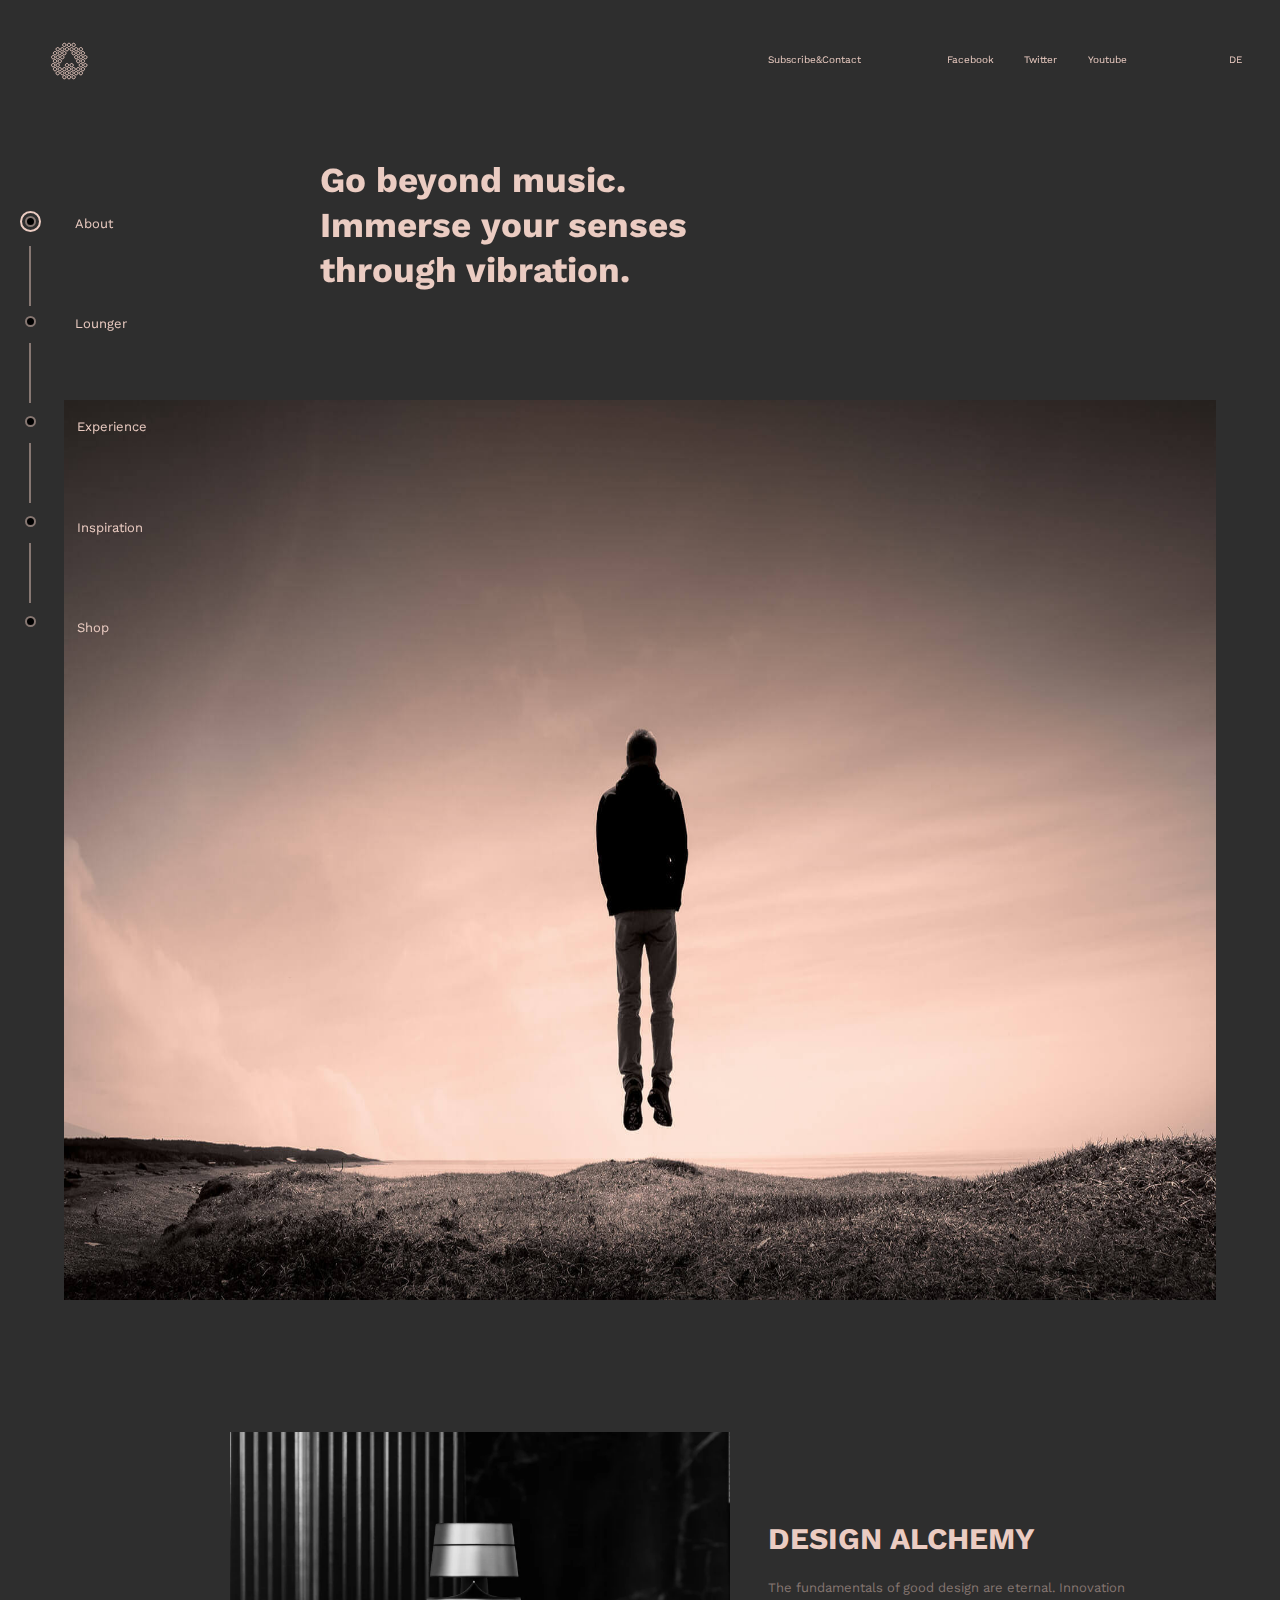
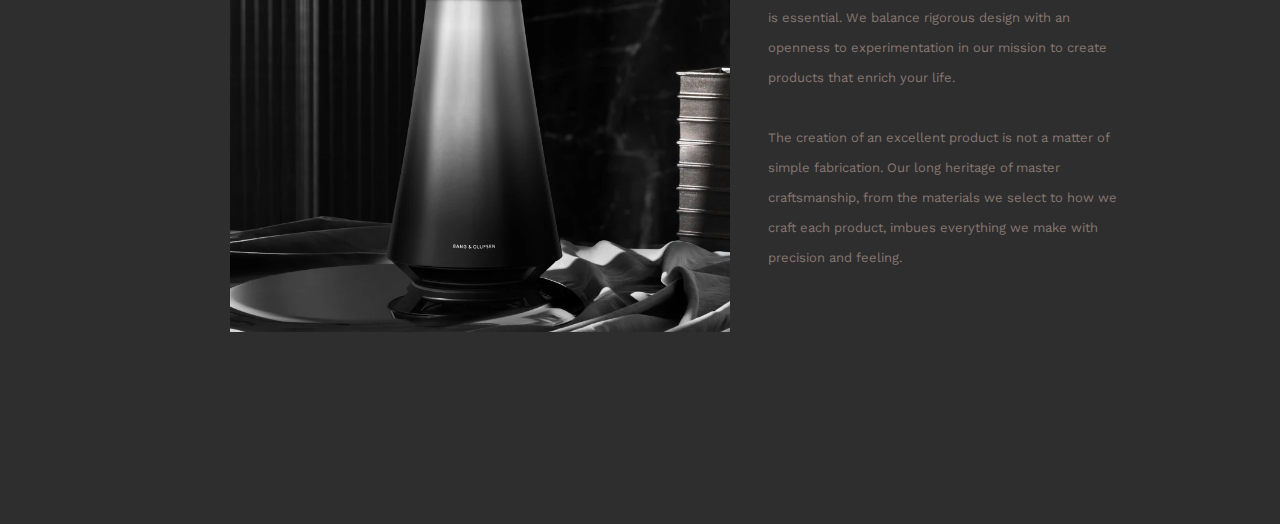
<file: index.html>
<!DOCTYPE html>
<html lang="en">

<head>
    <meta charset="UTF-8">
    <meta name="viewport" content="width=device-width, initial-scale=1.0">
    <title>Document</title>
    <link rel="stylesheet" href="assets/css/style.css">
</head>

<body>
    <article>
        <!--------------------------- section-1 ------------------------------------------->
        <section>
            <div class="logo">
                <img src="assets/img/logo (1).svg" alt="">
                <a href="#">Subscribe&Contact</a>
                <a href="#">Facebook</a>
                <a href="#">Twitter</a>
                <a href="#">Youtube</a>
                <a href="#">DE</a>
            </div>
        </section>
        <!---------------------------------- aside ------------------------------------------->
        <aside>
            <ul class="linksnav">
                <li>
                    <span class="circle"></span>
                    <span class="border"></span>
                    <span class="line"></span>
                    <a href="index.html" class="about">About</a>
                </li>
                <li>
                    <span class="circle1"></span>
                    <a href="assets/html/lounger.html" class="lounger">Lounger</a>
                </li>
                <li>
                    <span class="circle2">
                        <span class="line2"></span>
                        <a href="assets/html/experience.html" class="experience">Experience</a>
                </li>
                <li>
                    <span class="circle3">
                        <span class="line3"></span>
                        <a href="assets/html/inspiration.html" class="inspiration">Inspiration</a>
                </li>
                <li>
                    <span class="circle4">
                        <span class="line4"></span>
                        <a href="assets/html/shop.html" class="shop">Shop</a>
                </li>
            </ul>
        </aside>
        <!--------------------------- section-2 ------------------------------------------->
        <section>
            <h1>Go beyond music.
                <br> Immerse your senses
                <br> through vibration.
            </h1>
            <img src="assets/img/section-about-1.jpg" alt="" class="img1">
        </section>
        <!--------------------------- section-3 ------------------------------------------->
        <section>
            <img src="assets/img/BS1_NYC_Home.webp" alt="">
            <h2>DESIGN ALCHEMY</h2>
            <p>The fundamentals of good design are eternal. Innovation
                <br> is essential. We balance rigorous design with an
                <br> openness to experimentation in our mission to create
                <br> products that enrich your life.
                <br> <br> The creation of an excellent product is not a matter of
                <br> simple fabrication. Our long heritage of master
                <br> craftsmanship, from the materials we select to how we
                <br> craft each product, imbues everything we make with
                <br> precision and feeling.
            </p>
        </section>
    </article>
</body>

</html>
</file>
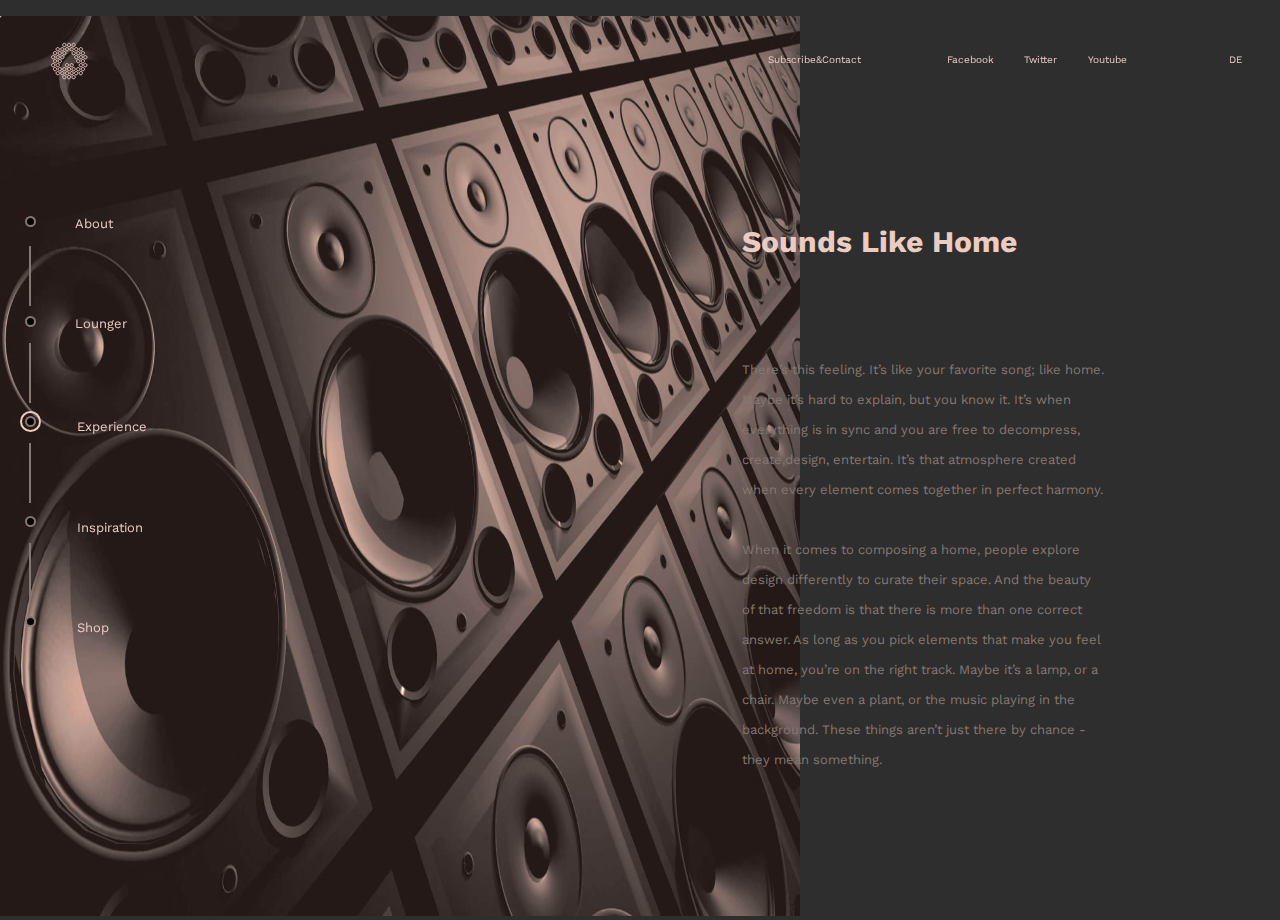
<file: assets/html/experience.html>
<!DOCTYPE html>
<html lang="en">

<head>
    <meta charset="UTF-8">
    <meta name="viewport" content="width=device-width, initial-scale=1.0">
    <title>Document</title>
    <link rel="stylesheet" href="../css/style.css">
</head>

<body>
    <article>
        <!--------------------------- section-1 ------------------------------------------->
        <section>
            <div class="logo">
                <img src="../img/logo (1).svg" alt="">
                <a href="#" class="subscribe">Subscribe&Contact</a>
                <a href="#">Facebook</a>
                <a href="#">Twitter</a>
                <a href="#">Youtube</a>
                <a href="#">DE</a>
            </div>
        </section>
        <!---------------------------------- aside ------------------------------------------->
        <aside>
            <ul class="linksnav">
                <li>
                    <span class="circle"></span>
                    <span class="line"></span>
                    <a href="../../index.html" class="about">About</a>
                </li>
                <li>
                    <span class="circle1"></span>
                    <span class="line1"></span>
                    <a href="../html/lounger.html" class="lounger">Lounger</a>
                </li>
                <li>
                    <span class="circle2">
                        <span class="border2"></span>
                        <span class="line2"></span>
                        <a href="experience.html" class="experience">Experience</a>
                </li>
                <li>
                    <span class="circle3">
                        <span class="line3"></span>
                        <a href="../html/inspiration.html" class="inspiration">Inspiration</a>
                </li>
                <li>
                    <span class="circle4">
                        <span class="line4"></span>
                        <a href="../html/shop.html" class="shop">Shop</a>
                </li>
            </ul>
        </aside>
        <section>
            <img src="../img/section-experience-1.jpg" alt="" class="Experience">
            <h1 class="h1Experience">Sounds Like Home</h1>
            <p class="pExperience">There’s this feeling. It’s like your favorite song; like home.
                <br> Maybe it’s hard to explain, but you know it. It’s when
                <br> everything is in sync and you are free to decompress,
                <br> create,design, entertain. It’s that atmosphere created
                <br> when every element comes together in perfect harmony.
                <br><br>When it comes to composing a home, people explore
                <br> design differently to curate their space. And the beauty
                <br> of that freedom is that there is more than one correct
                <br> answer. As long as you pick elements that make you feel
                <br> at home, you’re on the right track. Maybe it’s a lamp, or a
                <br> chair. Maybe even a plant, or the music playing in the
                <br> background. These things aren’t just there by chance -
                <br> they mean something.
            </p>
        </section>
    </article>
</body>

</html>
</file>
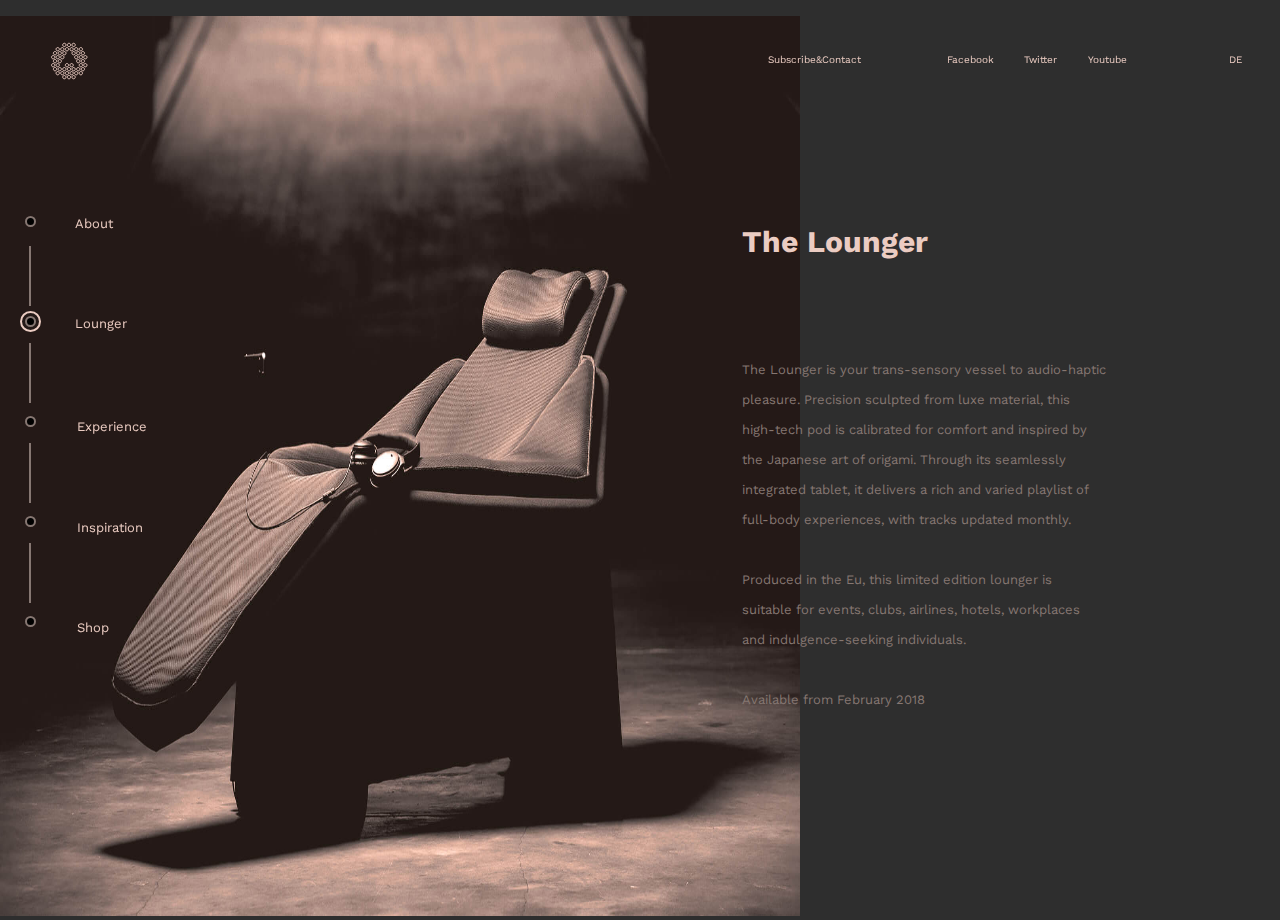
<file: assets/html/lounger.html>
<!DOCTYPE html>
<html lang="en">

<head>
    <meta charset="UTF-8">
    <meta name="viewport" content="width=device-width, initial-scale=1.0">
    <title>Document</title>
    <link rel="stylesheet" href="../css/style.css">
</head>

<body>
    <article>
        <!--------------------------- section-1 ------------------------------------------->
        <section>
            <div class="logo">
                <img src="../img/logo (1).svg" alt="">
                <a href="#" class="subscribe">Subscribe&Contact</a>
                <a href="#">Facebook</a>
                <a href="#">Twitter</a>
                <a href="#">Youtube</a>
                <a href="#">DE</a>
            </div>
        </section>
        <!---------------------------------- aside ------------------------------------------->
        <aside>
            <ul class="linksnav">
                <li>
                    <span class="circle"></span>
                    <span class="line"></span>
                    <a href="../../index.html" class="about">About</a>
                </li>
                <li>
                    <span class="circle1"></span>
                    <span class="border1"></span>
                    <span class="line1"></span>
                    <a href="lounger.html" class="lounger">Lounger</a>
                </li>
                <li>
                    <span class="circle2">
                        <span class="line2"></span>
                        <a href="../html/experience.html" class="experience">Experience</a>
                </li>
                <li>
                    <span class="circle3">
                        <span class="line3"></span>
                        <a href="../html/inspiration.html" class="inspiration">Inspiration</a>
                </li>
                <li>
                    <span class="circle4">
                        <span class="line4"></span>
                        <a href="../html/shop.html" class="shop">Shop</a>
                </li>
            </ul>
        </aside>
        <!---------------------------------- section-2 ------------------------------------------->
        <section>
            <img src="../img/section-voyager.jpg" alt="" class="voyag">
            <h1 class="h1Lounger">The Lounger</h1>
            <p class="pLounger">The Lounger is your trans-sensory vessel to audio-haptic
                <br> pleasure. Precision sculpted from luxe material, this
                <br> high-tech pod is calibrated for comfort and inspired by
                <br> the Japanese art of origami. Through its seamlessly
                <br> integrated tablet, it delivers a rich and varied playlist of
                <br> full-body experiences, with tracks updated monthly.
                <br> <br> Produced in the Eu, this limited edition lounger is
                <br> suitable for events, clubs, airlines, hotels, workplaces
                <br> and indulgence-seeking individuals.
                <br> <br> Available from February 2018
            </p>
        </section>
    </article>

</body>

</html>
</file>
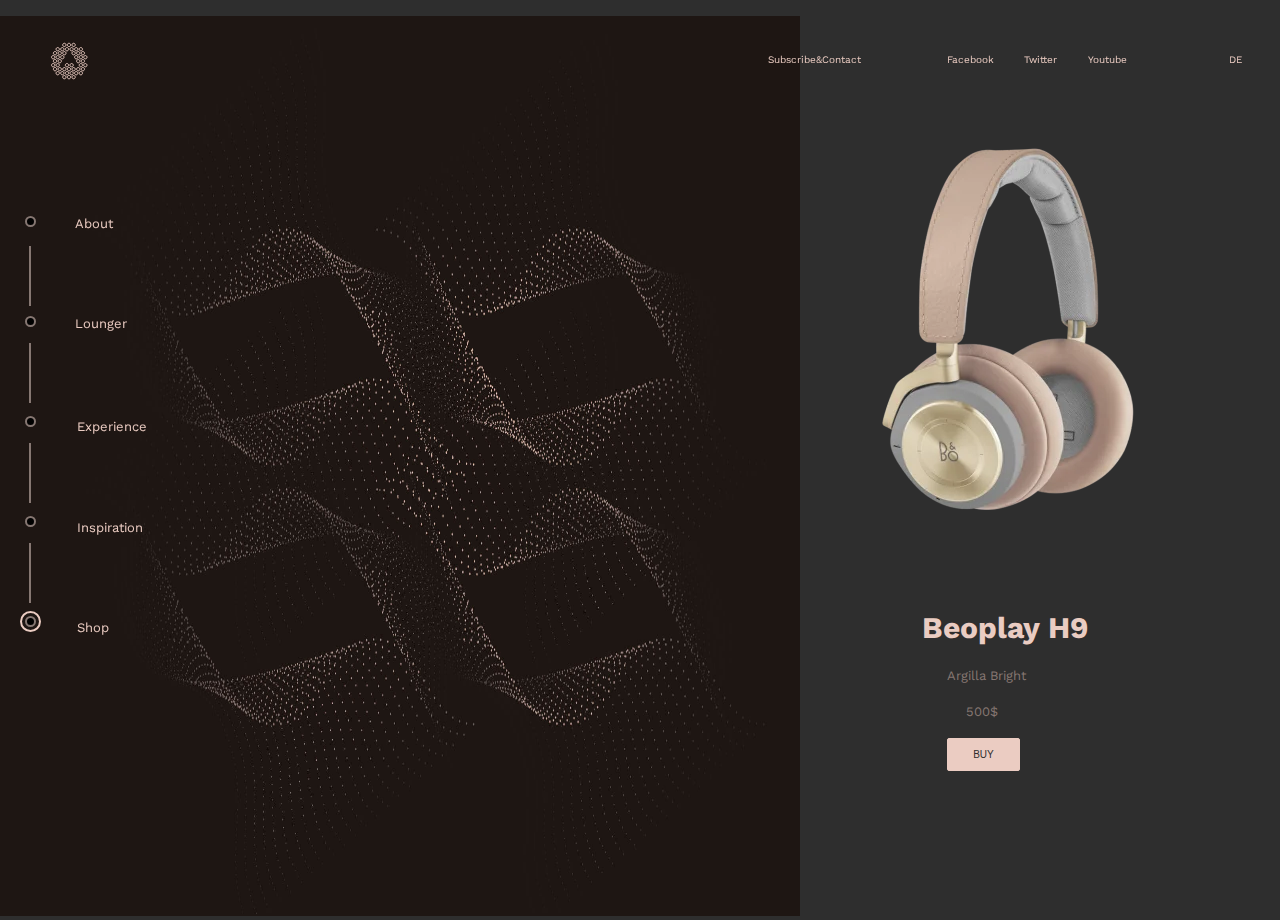
<file: assets/html/shop.html>
<!DOCTYPE html>
<html lang="en">

<head>
    <meta charset="UTF-8">
    <meta name="viewport" content="width=device-width, initial-scale=1.0">
    <title>Document</title>
    <link rel="stylesheet" href="../css/style.css">
</head>

<body>
    <article>
        <!--------------------------- section-1 ------------------------------------------->
        <section>
            <div class="logo">
                <img src="../img/logo (1).svg" alt="">
                <a href="#" class="subscribe">Subscribe&Contact</a>
                <a href="#">Facebook</a>
                <a href="#">Twitter</a>
                <a href="#">Youtube</a>
                <a href="#">DE</a>
            </div>
        </section>
        <!---------------------------------- aside ------------------------------------------->
        <aside>
            <ul class="linksnav">
                <li>
                    <span class="circle"></span>
                    <span class="line"></span>
                    <a href="../../index.html" class="about">About</a>
                </li>
                <li>
                    <span class="circle1"></span>
                    <span class="line1"></span>
                    <a href="../html/lounger.html" class="lounger">Lounger</a>
                </li>
                <li>
                    <span class="circle2">
                        <span class="line2"></span>
                        <a href="../html/experience.html" class="experience">Experience</a>
                </li>
                <li>
                    <span class="circle3">
                        <span class="line3"></span>
                        <a href="../html/inspiration.html" class="inspiration">Inspiration</a>
                </li>
                <li>
                    <span class="circle4">
                        <span class="border4"></span>
                        <span class="line4"></span>
                        <a href="shop.html" class="shop">Shop</a>
                </li>
            </ul>
        </aside>
        <!---------------------------------- article ------------------------------------------->
        <article class="Shop">
            <img src="../img/section-composition4.jpg" alt="" class="imgshop">
            <img src="../img/h9-argilla-bright-hero-1000x1000.webp" alt="" class="img-shop">
            <h1 class="h1shop">Beoplay H9</h1>
            <p class="pshop">Argilla Bright</p>
            <p class="p-shop">500$</p>
            <form action="">
                <input type="button" value="BUY" class="buy">
            </form>
        </article>
    </article>
</body>

</html>
</file>
<file: assets/css/style.css>
@import url('https://fonts.googleapis.com/css2?family=Work+Sans:wght@200&display=swap');
body{
    margin:0;
    background-color: #2e2e2e;
    font-family: 'Work Sans', sans-serif;
}
/* -----------------------------------section-2------------------------------------------ */
section:nth-child(1){
    position: relative;
}
.logo{
    position:inline;
}
.logo img{
    padding-top: 2%;
    padding-left: 4%;
    position: fixed;
}
.logo a{
    color: #ebccc2;
    font-size: 10px;
}
.logo a:nth-of-type(1){
    padding-left: 60%;
    text-decoration: none;
    padding-top: 3%;
} 
.logo a:nth-of-type(2){
    padding-left: 74%;
    text-decoration: none;
    padding-top: 3%;
} 
.logo a:nth-of-type(3){
    padding-left: 80%;
    text-decoration: none;
    padding-top: 3%;
} 
.logo a:nth-of-type(4){
    padding-left: 85%;
    text-decoration: none;
    padding-top: 3%;
} 
.logo a:nth-of-type(5){
    padding-left: 96%;
    text-decoration: none;
    padding-top: 3%;
} 
.logo a:hover{
    color: #fff;
    text-decoration: underline;
}
/* -----------------------------------aside------------------------------------ */
aside{
    position: relative;
}

.linksnav{
    list-style: none;
}
.linksnav li,a{
    text-decoration: none;
    color:#ebccc2;
    font-size: 13px;
    position: fixed;
}
.about{
    top:200px;
    left:35px;
    position: absolute;
}
.lounger{
    top:300px;
    left:35px;
    position: absolute;
}
.experience{
    top:9%;
    left:50px;
    position: absolute;
}
.inspiration{
    top:29%;
    left:50px;
    position: absolute;
}
.shop{
    top:30%;
    left:50px;
    position: absolute;
}
.linksnav a:hover{
    color: #fff;
}
.circle{
    height: 7px;
    width:7px;
    background-color: #000;
    border: 2px solid #867772;
    position: absolute;
    border-radius: 100%;
    left:-15px;
    top:200px;
}
.circle1{
    height: 7px;
    width:7px;
    background-color: #000;
    border: 2px solid #867772;
    position: absolute;
    border-radius: 100%;
    left:-15px;
    top:300px;
}
.circle2{
    height: 7px;
    width:7px;
    background-color: #000;
    border: 2px solid #867772;
    position: absolute;
    border-radius: 100%;
    left:-15px;
    top:400px;
}
.circle3{
    height: 7px;
    width:7px;
    background-color: #000;
    border: 2px solid #867772;
    position: absolute;
    border-radius: 100%;
    left:-15px;
    top:500px;
}
.circle4{
    height: 7px;
    width:7px;
    background-color: #000;
    border: 2px solid #867772;
    position: absolute;
    border-radius: 100%;
    left:-15px;
    top:600px;
}
.border{
    height: 17px;
    width:17px;
    border: 2px solid #ebccc2;
    position: absolute;
    border-radius: 100%;
    left:-20px;
    top:195px;
}
.border1{
    height: 17px;
    width:17px;
    border: 2px solid #ebccc2;
    position: absolute;
    border-radius: 100%;
    left:-20px;
    top:295px;
}
.border2{
    height: 17px;
    width:17px;
    border: 2px solid #ebccc2;
    position: absolute;
    border-radius: 100%;
    left:-7px;
    top:-7px;
}
.border3{
    height: 17px;
    width:17px;
    border: 2px solid #ebccc2;
    position: absolute;
    border-radius: 100%;
    left:-7px;
    top:-7px;
}
.border4{
    height: 17px;
    width:17px;
    border: 2px solid #ebccc2;
    position: absolute;
    border-radius: 100%;
    left:-7px;
    top:-7px;
}.line{
    height: 60px;
    width:2px;
    background-color:#867772;
    position: absolute;
    top:230px;
    left:-11px;
}
.line2{
    height: 60px;
    width:2px;
    background-color:#867772;
    position: absolute;
    top:-75px;
    left:2px;
}
.line3{
    height: 60px;
    width:2px;
    background-color:#867772;
    position: absolute;
    top:-75px;
    left:2px;
}
.line4{
    height: 60px;
    width:2px;
    background-color:#867772;
    position: absolute;
    top:-75px;
    left:2px;
}
/* -----------------------------------section-2------------------------------------ */
.img1{
    height: 100vh;
    width: 90vw;
    padding-left: 5%;
    padding-top:30%;
}
h1{
   color:#ebccc2;
   position: absolute;
   left:25%;
   font-size:35px;
   line-height: 45px;
   top: 15%;
}
/* -----------------------------------section-3------------------------------------ */
section:nth-child(4){
    position: relative;
}
section:nth-child(4) img{
    position: absolute;
    height: 500px;
    width: 500px;
    left: 18%;
    padding-top:10%;
    padding-bottom: 15%;
}
section:nth-child(4) h2{
    position: absolute;
    left: 60%;
    padding-top:15%;
    color:#ebccc2;
    font-size: 30px;
}
section:nth-child(4) p{
    position: absolute;
    left: 60%;
    padding-top:20%;
    line-height: 30px;
    color: #867772;
    font-size: 13px;
}
/* ----------------------------------lounger.html----------------------------------- */
.voyag{
   height: 100vh;
   width:800px;
   margin: 0;
}
.h1Lounger{
    position: absolute;
    left: 58%;
    padding-top:5%;
    color:#ebccc2;
    font-size: 30px;
}
.pLounger{
    position: absolute;
    left: 58%;
    top:38%;
    line-height: 30px;
    color: #867772;
    font-size: 13px;
}
/* --------------------------------experience.html--------------------------------- */
.Experience{
    height: 100vh;
    width:800px;
    margin: 0;
 }
.h1Experience{
    position: absolute;
    left: 58%;
    padding-top:5%;
    color:#ebccc2;
    font-size: 30px;
}
.pExperience{
    position: absolute;
    left: 58%;
    top:38%;
    line-height: 30px;
    color: #867772;
    font-size: 13px;
}
/* --------------------------------inspiration.html--------------------------------- */
#section{
    position: relative;
}
#video{
    position: absolute;
    height: 600px;
    width: 900px;
    left: 18%;
    top: 60px;
    border-top: none;
}
.h1Inspiration{
    position: absolute;
    top:760px;
    font-size: 15px;
    left: 18%;
}
.h1-2Inspiration{
    position: absolute;
    top:800px;
    font-size: 30px;
    left: 18%;
    color: rgb(234, 204, 194);
    letter-spacing: 2px;
}
.button1{
    position: absolute;
    padding:3px 6px;
    background-color:#2e2e2e;
    top:900px;
    left: 18%;
    font-size: 10px;
    color:#867772;
    border: #ebccc2 solid 1px;
}
.button2{
    position: absolute;
    padding:3px 6px;
    background-color:#2e2e2e;
    top:900px;
    left: 23%;
    font-size: 10px;
    color:#867772;
    border: #ebccc2 solid 1px;
}
.button3{
    position: absolute;
    padding:3px 6px;
    background-color: #2e2e2e;
    top:900px;
    left: 28%;
    font-size: 10px;
    color:#867772;
    border: #ebccc2 solid 1px;
}
#span{
    position: absolute;
    top:920px;
    font-size: 12px;
    left: 18%;
    color:#867772;
} 
.ETC{
    position: absolute;
    height: 400px;
    width: 500px;
    left: 18%;
    top:1000px;
}
.h2ETC{
    position: absolute;
    left: 60%;
    top:1100px;
    color:#ebccc2;
    font-size: 15px;
    letter-spacing: 3px;
}
.h2-ETC{
    position: absolute;
    left: 60%;
    top:1110px;
    color:#ebccc2;
    font-size: 30px;
    letter-spacing: 3px;
}
.pETC{
    position: absolute;
    left: 60%;
    top:1200px;
    color:#867772;
    font-size: 13px;
    line-height: 25px;
}
.ETC5{
    position: absolute;
    height: 400px;
    width: 500px;
    left: 52.8%;
    top:1400px;
}
.h2ETC5{
    position: absolute;
    left: 18%;
    top:1500px;
    color:#ebccc2;
    font-size: 15px;
    letter-spacing: 3px;
}
.h2-ETC5{
    position: absolute;
    left: 18%;
    top:1510px;
    color:#ebccc2;
    font-size: 30px;
    letter-spacing: 3px;
}
.pETC5{
    position: absolute;
    left: 18%;
    top:1650px;
    color:#867772;
    font-size: 13px;
    line-height: 25px;
}
/* -----------------------------------shop.html------------------------------------ */
.shop{
    position: relative;
}
.imgshop{
    height: 100vh;
    width:800px;
 }
 .img-shop{
   position:absolute;
   top: 10%;
   left: 60%;
 }
 .h1shop{
     position: absolute;
     left: 72%;
     top:65%;
     color:rgb(234, 204, 194);
     font-size: 30px;
 }
 .pshop{
     position: absolute;
     left: 74%;
     top:72%;
     line-height: 30px;
     color: #867772;
     font-size: 13px;
 }
 .p-shop{
    position: absolute;
    left: 75.5%;
    top:76%;
    line-height: 30px;
    color: #867772;
    font-size: 13px;
}
.buy{
    position: absolute;
    left: 74%;
    top:82%;
    color: #2e2e2e;
    background-color: #ebccc2;
    font-size: 10px;
    padding: 10px 25px;
    border: #ebccc2 solid 1px;
    border-radius:2px
}
/* --------------------------------------------------------------------------------- */
/* ------------------------ Media-Queries(600px)------------------------------------ */
@media (max-width:600px){
    .logo a:nth-of-type(1){
        padding-left: 30%;
    } 
    .logo a:nth-of-type(2){
        padding-left: 50%;
    } 
    .logo a:nth-of-type(3){
        padding-left: 60%;
    } 
    .logo a:nth-of-type(4){
        padding-left: 70%;
    } 
    .logo a:nth-of-type(5){
        padding-left: 90%;
    } 
    /* -----------------------------------section-2------------------------------------ */
    h1{
        left:30%;
        font-size:25px;
        line-height: 35px;
        top:20%;
     }
     .img1{
        padding-top:71%;
    }
    /* -----------------------aside------------------------ */
    .linksnav li,a{
        font-size: 10px;
    }
    .about{
        top:200px;
        left:35px;
        position: absolute;
    }
    .lounger{
        top:300px;
        left:35px;
        position: absolute;
    }
    .experience{
        top:9%;
        left:50px;
        position: absolute;
    }
    .inspiration{
        top:29%;
        left:50px;
        position: absolute;
    }
    .shop{
        top:30%;
        left:50px;
        position: absolute;
    }
    .linksnav a:hover{
        color: #fff;
    }
    .circle{
        height: 5px;
        width:5px;
        left:-30px;
    }
    .circle1{
        height: 5px;
        width:5px;
        left:-30px;
    }
    .circle2{
        height: 5px;
        width:5px;
        left:-30px;
    }
    .circle3{
        height: 5px;
        width:5px;
        left:-30px;
    }
    .circle4{
        height: 5px;
        width:5px;
        left:-30px;
    }
    .border{
        height: 14px;
        width:14px;
        left:-34px;
    }
    .border1{
        height: 14px;
        width:14px;
        left:-34px;
    }
    .border2{
        height: 14px;
        width:14px;
        left:-6px;
    }
    .border3{
        height: 14px;
        width:14px;
        left:-6px;
    }
    .border4{
        height: 14px;
        width:14px;
        left:-6px;
    }.line{
        left:-25px;
    }
    .about{
        left:0;
    }
    .lounger{
        left:0;
    }
    .experience{
        left:25px;
    }
    .inspiration{
        left:25px;
    }
    .shop{
        left:25px;
    }
    /* -----------------------------------section-3------------------------------------ */
    section:nth-child(4) img{
    height: 400px;
    width: 400px;
    left: 20%;
    padding-top:10%;
    }
    section:nth-child(4) h2{
    left: 40%;
    padding-top:85%;
    font-size: 20px;
    }
    section:nth-child(4) p{
    left: 33%;
    padding-top:95%;
    line-height: 20px;
    color: #867772;
    font-size: 12px;
    padding-bottom: 10%;
    }
    /* ----------------------------------lounger.html----------------------------------- */
.voyag{
    width:600px;
 }
 .h1Lounger{
     left: 38%;
     padding-top:100%;
     font-size: 20px;
 }
 .pLounger{
     left: 28%;
     top:117%;
     line-height: 20px;
     font-size: 12px;
     padding-bottom: 10%;
 }
/* --------------------------------experience.html--------------------------------- */
.Experience{
    width:600px;
 }
.h1Experience{
    left: 38%;
     padding-top:100%;
     font-size: 20px;
}
.pExperience{
    left: 28%;
     top:117%;
     line-height: 20px;
     font-size: 12px;
     padding-bottom: 10%;
}
/* --------------------------------inspiration.html--------------------------------- */
#video{
    height: 500px;
    width: 400px;
}
.h1Inspiration{
    top:700px;
}
.h1-2Inspiration{
    top:750px;
    font-size: 25px;
}
.button1{
    padding:4px 10px;
    top:850px;
    left: 18%;
}
.button2{
    padding:4px 10px;
    top:850px;
    left: 27%;
}
.button3{
    padding:4px 10px;
    top:850px;
    left: 37%;
}
#span{
    top:900px;
} 
.ETC{
    height: 300px;
    width: 400px;
    left: 18%;
}
.h2ETC{
    left: 18%;
    top:1350px;
}
.h2-ETC{
    left: 18%;
    top:1380px;
    font-size: 25px;
}
.pETC{
    left: 18%;
    top:1430px;
}
.ETC5{
    height: 300px;
    width: 400px;
    left: 18%;
    top:1650px;
}
.h2ETC5{
    top:2000px;
}
.h2-ETC5{
    top:2040px;
    font-size: 25px;
}
.pETC5{
    top:2130px;
    padding-bottom: 10%;
}
/* -----------------------------------shop.html------------------------------------ */
.imgshop{
    width:600px;
 }
 .img-shop{
   top: 100%;
   left: 15%;
   height: 400px;
   width: 400px;
 }
 .h1shop{
     left: 37%;
     top:160%;
     font-size: 25px;
 }
 .pshop{
     left: 37%;
     top:170%;
 }
 .p-shop{
    left: 37%;
    top:178%;
}
.buy{
    left: 42%;
    top:190%;
    padding: 7px 20px;
}
}
/* --------------------------------------------------------------------------------- */
/* ------------------------ Media-Queries(400px)------------------------------------ */
@media (min-width:1100px){

}
</file>
